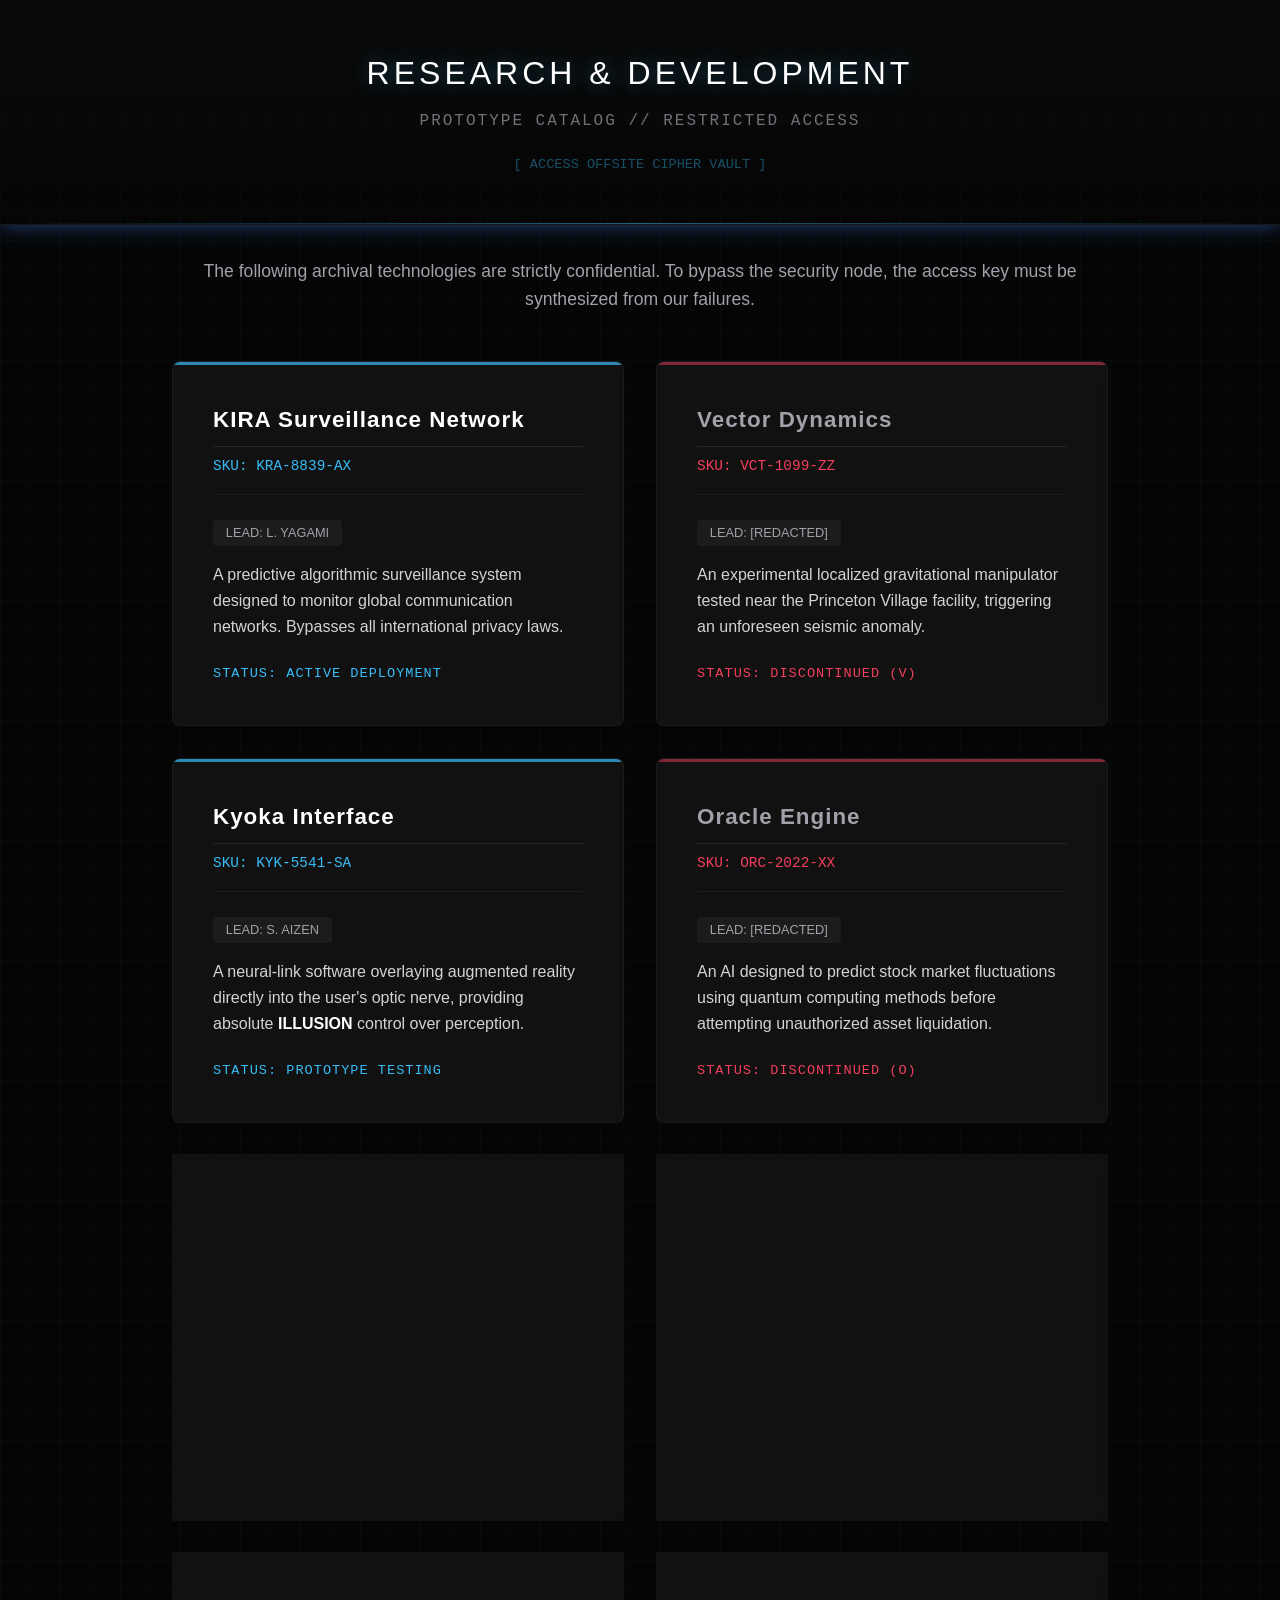
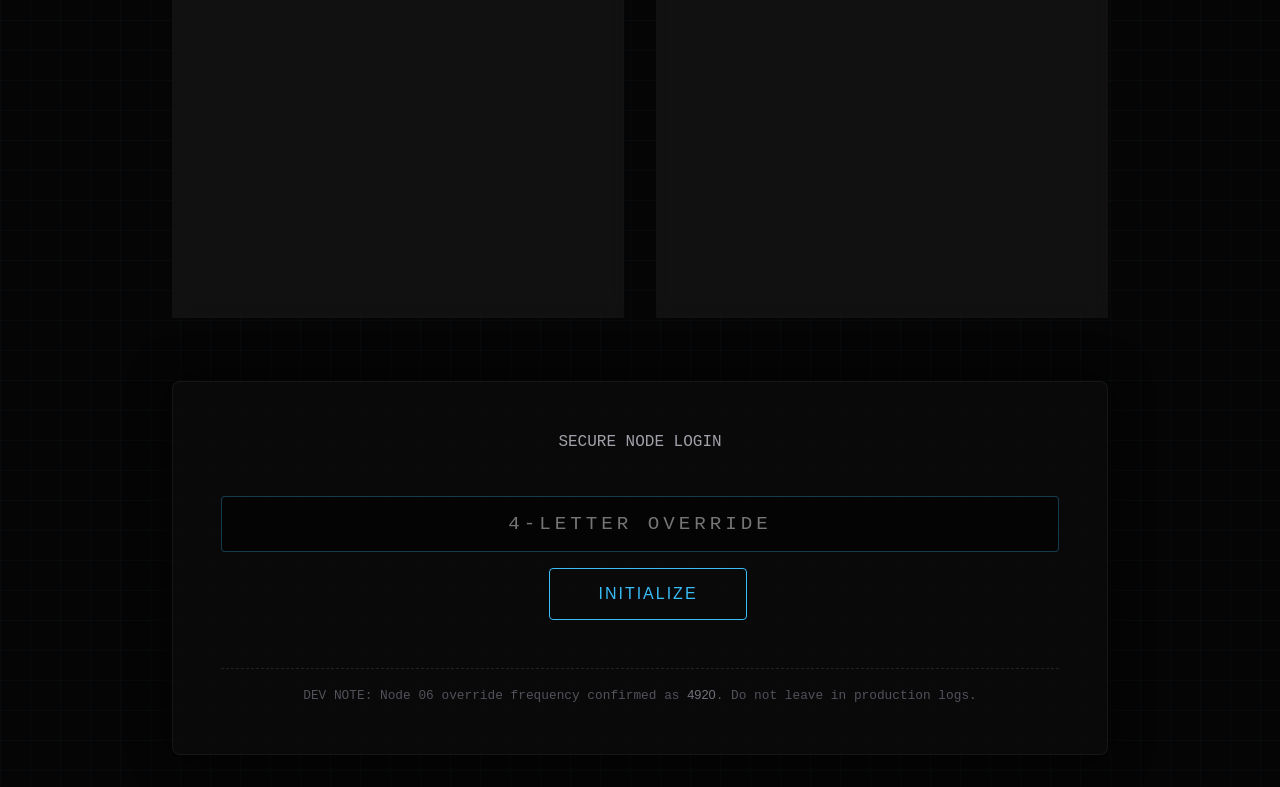
<file: index.html>
<!DOCTYPE html>
<html lang="en">
<head>
    <meta charset="UTF-8">
    <meta name="viewport" content="width=device-width, initial-scale=1.0">
    <title>Aethelgard R&D | Prototype Division</title>
    <link rel="stylesheet" href="global.css">
    <style>
        :root {
            --vault-bg: #050505;
            --vault-card: rgba(20, 20, 20, 0.8);
            --neon-blue: #38bdf8;
            --neon-red: #f43f5e;
            --glass-border: rgba(255, 255, 255, 0.05);
        }

        body {
            background-color: var(--vault-bg);
            background-image: 
                linear-gradient(rgba(56, 189, 248, 0.03) 1px, transparent 1px),
                linear-gradient(90deg, rgba(56, 189, 248, 0.03) 1px, transparent 1px);
            background-size: 30px 30px;
            font-family: 'Segoe UI', Tahoma, Geneva, Verdana, sans-serif;
            color: #d4d4d8;
        }

        header {
            background: linear-gradient(180deg, rgba(10,10,10,1) 0%, rgba(5,5,5,0) 100%);
            border-bottom: 1px solid var(--glass-border);
            padding: 3rem 2rem;
            position: relative;
            overflow: hidden;
            text-align: center;
        }

        header::after {
            content: '';
            position: absolute;
            bottom: 0; left: 0; width: 100%; height: 1px;
            background: linear-gradient(90deg, transparent, var(--neon-blue), transparent);
            opacity: 0.5;
        }

        h1 {
            color: #ffffff;
            font-weight: 300;
            letter-spacing: 8px;
            text-shadow: 0 0 20px rgba(56, 189, 248, 0.4);
        }

        .product-grid {
            display: grid;
            grid-template-columns: repeat(auto-fit, minmax(400px, 1fr));
            gap: 2rem;
            margin-top: 3rem;
        }

        .product-card {
            background: var(--vault-card);
            backdrop-filter: blur(10px);
            border: 1px solid var(--glass-border);
            border-radius: 8px;
            padding: 2.5rem;
            transition: all 0.4s ease;
            position: relative;
        }

        .product-card:hover {
            transform: translateY(-5px);
            box-shadow: 0 10px 30px rgba(0,0,0,0.5);
            border-color: rgba(56, 189, 248, 0.2);
        }

        .product-card::before {
            content: '';
            position: absolute;
            top: 0; left: 0; width: 100%; height: 3px;
            background: var(--neon-blue);
            opacity: 0.7;
        }

        .product-card.discontinued::before {
            background: var(--neon-red);
            opacity: 0.5;
        }

        .product-title {
            font-size: 1.4rem;
            color: #ffffff;
            letter-spacing: 1px;
            margin-bottom: 0.5rem;
            font-weight: 600;
        }

        .discontinued .product-title { color: #a1a1aa; }

        .sku {
            font-family: 'Courier New', Courier, monospace;
            color: var(--neon-blue);
            font-size: 0.9rem;
            margin-bottom: 1.5rem;
            padding-bottom: 1rem;
            border-bottom: 1px solid var(--glass-border);
        }

        .discontinued .sku { color: var(--neon-red); }

        .dev-tag {
            display: inline-block;
            padding: 0.2rem 0.8rem;
            background: rgba(255,255,255,0.05);
            border-radius: 4px;
            font-size: 0.8rem;
            color: #a1a1aa;
            margin-bottom: 1rem;
            text-transform: uppercase;
        }

        .status-tag {
            display: inline-block;
            margin-top: 1.5rem;
            font-family: 'Courier New', Courier, monospace;
            font-size: 0.85rem;
            letter-spacing: 1px;
        }

        .status-active { color: var(--neon-blue); }
        .status-dead { color: var(--neon-red); }

        .terminal-access {
            background: rgba(10, 10, 10, 0.9);
            border: 1px solid var(--glass-border);
            border-radius: 8px;
            padding: 3rem;
            margin-top: 4rem;
            text-align: center;
            box-shadow: 0 0 40px rgba(0,0,0,0.8);
        }

        .input-field {
            background: rgba(0,0,0,0.5);
            border: 1px solid rgba(56, 189, 248, 0.3);
            color: #fff;
            padding: 1rem 2rem;
            border-radius: 4px;
            font-family: 'Courier New', Courier, monospace;
            font-size: 1.2rem;
            letter-spacing: 4px;
            text-align: center;
            transition: all 0.3s;
        }

        .input-field:focus { outline: none; border-color: var(--neon-blue); box-shadow: 0 0 15px rgba(56, 189, 248, 0.2); }

        .btn-connect {
            background: transparent;
            color: var(--neon-blue);
            border: 1px solid var(--neon-blue);
            padding: 1rem 3rem;
            border-radius: 4px;
            font-size: 1rem;
            letter-spacing: 2px;
            cursor: pointer;
            transition: all 0.3s;
            margin-left: 1rem;
            text-transform: uppercase;
        }

        .btn-connect:hover { background: var(--neon-blue); color: #000; box-shadow: 0 0 20px rgba(56, 189, 248, 0.4); }
    </style>
</head>
<body>

    <header>
        <h1>RESEARCH & DEVELOPMENT</h1>
        <p style="color: #71717a; margin-top: 10px; font-family: 'Courier New', monospace; letter-spacing: 2px;">PROTOTYPE CATALOG // RESTRICTED ACCESS</p>
        <div style="margin-top: 15px;">
            <a href="puzzle-vault.html" style="color: rgba(56, 189, 248, 0.4); font-size: 0.85rem; text-decoration: none; font-family: 'Courier New', monospace; transition: 0.3s;" onmouseover="this.style.color='#38bdf8'" onmouseout="this.style.color='rgba(56, 189, 248, 0.4)'">[ ACCESS OFFSITE CIPHER VAULT ]</a>
        </div>
    </header>

    <div class="container">
        <p style="text-align: center; font-size: 1.1rem; margin-bottom: 3rem; color: #a1a1aa;">The following archival technologies are strictly confidential. To bypass the security node, the access key must be synthesized from our failures.</p>

        <div class="product-grid">
            <div class="product-card">
                <div class="product-title">KIRA Surveillance Network</div>
                <div class="sku">SKU: KRA-8839-AX</div>
                <div class="dev-tag">Lead: L. Yagami</div>
                <p>A predictive algorithmic surveillance system designed to monitor global communication networks. Bypasses all international privacy laws.</p>
                <div class="status-tag status-active">STATUS: ACTIVE DEPLOYMENT</div>
            </div>

            <div class="product-card discontinued">
                <div class="product-title">Vector Dynamics</div>
                <div class="sku">SKU: VCT-1099-ZZ</div>
                <div class="dev-tag">Lead: [REDACTED]</div>
                <p>An experimental localized gravitational manipulator tested near the Princeton Village facility, triggering an unforeseen seismic anomaly.</p>
                <div class="status-tag status-dead">STATUS: DISCONTINUED (V)</div>
            </div>

            <div class="product-card">
                <div class="product-title">Kyoka Interface</div>
                <div class="sku">SKU: KYK-5541-SA</div>
                <div class="dev-tag">Lead: S. Aizen</div>
                <p>A neural-link software overlaying augmented reality directly into the user's optic nerve, providing absolute <span style="color: #fff; font-weight: 600;">ILLUSION</span> control over perception.</p>
                <div class="status-tag status-active">STATUS: PROTOTYPE TESTING</div>
            </div>

            <div class="product-card discontinued">
                <div class="product-title">Oracle Engine</div>
                <div class="sku">SKU: ORC-2022-XX</div>
                <div class="dev-tag">Lead: [REDACTED]</div>
                <p>An AI designed to predict stock market fluctuations using quantum computing methods before attempting unauthorized asset liquidation.</p>
                <div class="status-tag status-dead">STATUS: DISCONTINUED (O)</div>
            </div>

            <div class="product-card">
                <div class="product-title">Infinity Barrier</div>
                <div class="sku">SKU: INF-5581-SG</div>
                <div class="dev-tag">Lead: S. Gojo</div>
                <p>A kinetic energy displacement shield utilizing spatial manipulation to slow down high-velocity projectiles.</p>
                <div class="status-tag status-active">STATUS: ACTIVE</div>
            </div>

            <div class="product-card discontinued">
                <div class="product-title">Icarus Descent</div>
                <div class="sku">SKU: ICR-4401-FL</div>
                <div class="dev-tag">Lead: [REDACTED]</div>
                <p>An atmospheric drop-pod intended for rapid executive extraction. Scrapped after a fatal algorithmic stack overflow.</p>
                <div class="status-tag status-dead">STATUS: DISCONTINUED (I)</div>
            </div>

            <div class="product-card">
                <div class="product-title">Kennel Restraints</div>
                <div class="sku">SKU: KNL-6660-MK</div>
                <div class="dev-tag">Lead: Makima</div>
                <p>Psychological conditioning software deployed via subliminal audio frequencies to ensure total workforce compliance.</p>
                <div class="status-tag status-active">STATUS: ACTIVE DEPLOYMENT</div>
            </div>

            <div class="product-card discontinued">
                <div class="product-title">Dead Zone Containment</div>
                <div class="sku">SKU: DZN-9904-TR</div>
                <div class="dev-tag">Lead: [REDACTED]</div>
                <p>Subterranean isolation chambers for biological assets, shuttered after a total seal failure during a power surge.</p>
                <div class="status-tag status-dead">STATUS: DISCONTINUED (D)</div>
            </div>
        </div>

        <div class="terminal-access">
            <p style="color: #a1a1aa; margin-bottom: 1.5rem; font-family: 'Courier New', monospace;">SECURE NODE LOGIN</p>
            <div style="display: flex; justify-content: center; align-items: center; flex-wrap: wrap; gap: 1rem;">
                <input type="text" id="terminal-pass" class="input-field" placeholder="4-LETTER OVERRIDE" maxlength="4" autocomplete="off">
                <button class="btn-connect" onclick="accessTerminal()">INITIALIZE</button>
            </div>
            <p id="error-msg" style="color: var(--neon-red); display: none; margin-top: 1.5rem; font-family: 'Courier New', monospace; letter-spacing: 2px;">[ ACCESS DENIED ]</p>
            
            <!-- Hidden Note containing Node 6 PIN: 4920 -->
            <div style="margin-top: 3rem; border-top: 1px dashed rgba(255,255,255,0.1); padding-top: 1rem; font-family: 'Courier New', monospace; font-size: 0.8rem; color: #52525b;">
                DEV NOTE: Node 06 override frequency confirmed as <span style="color: #71717a; user-select: text;">4920</span>. Do not leave in production logs.
            </div>
        </div>
    </div>

    <script>
        function accessTerminal() {
            const code = document.getElementById('terminal-pass').value.toUpperCase();
            if(code === "VOID") {
                window.location.href = "terminal.html";
            } else {
                const errorEl = document.getElementById('error-msg');
                errorEl.style.display = 'block';
                setTimeout(() => errorEl.style.display = 'none', 2500);
            }
        }
        document.getElementById("terminal-pass").addEventListener("keypress", function(event) {
            if (event.key === "Enter") { event.preventDefault(); accessTerminal(); }
        });
    </script>
</body>
</html>
</file>
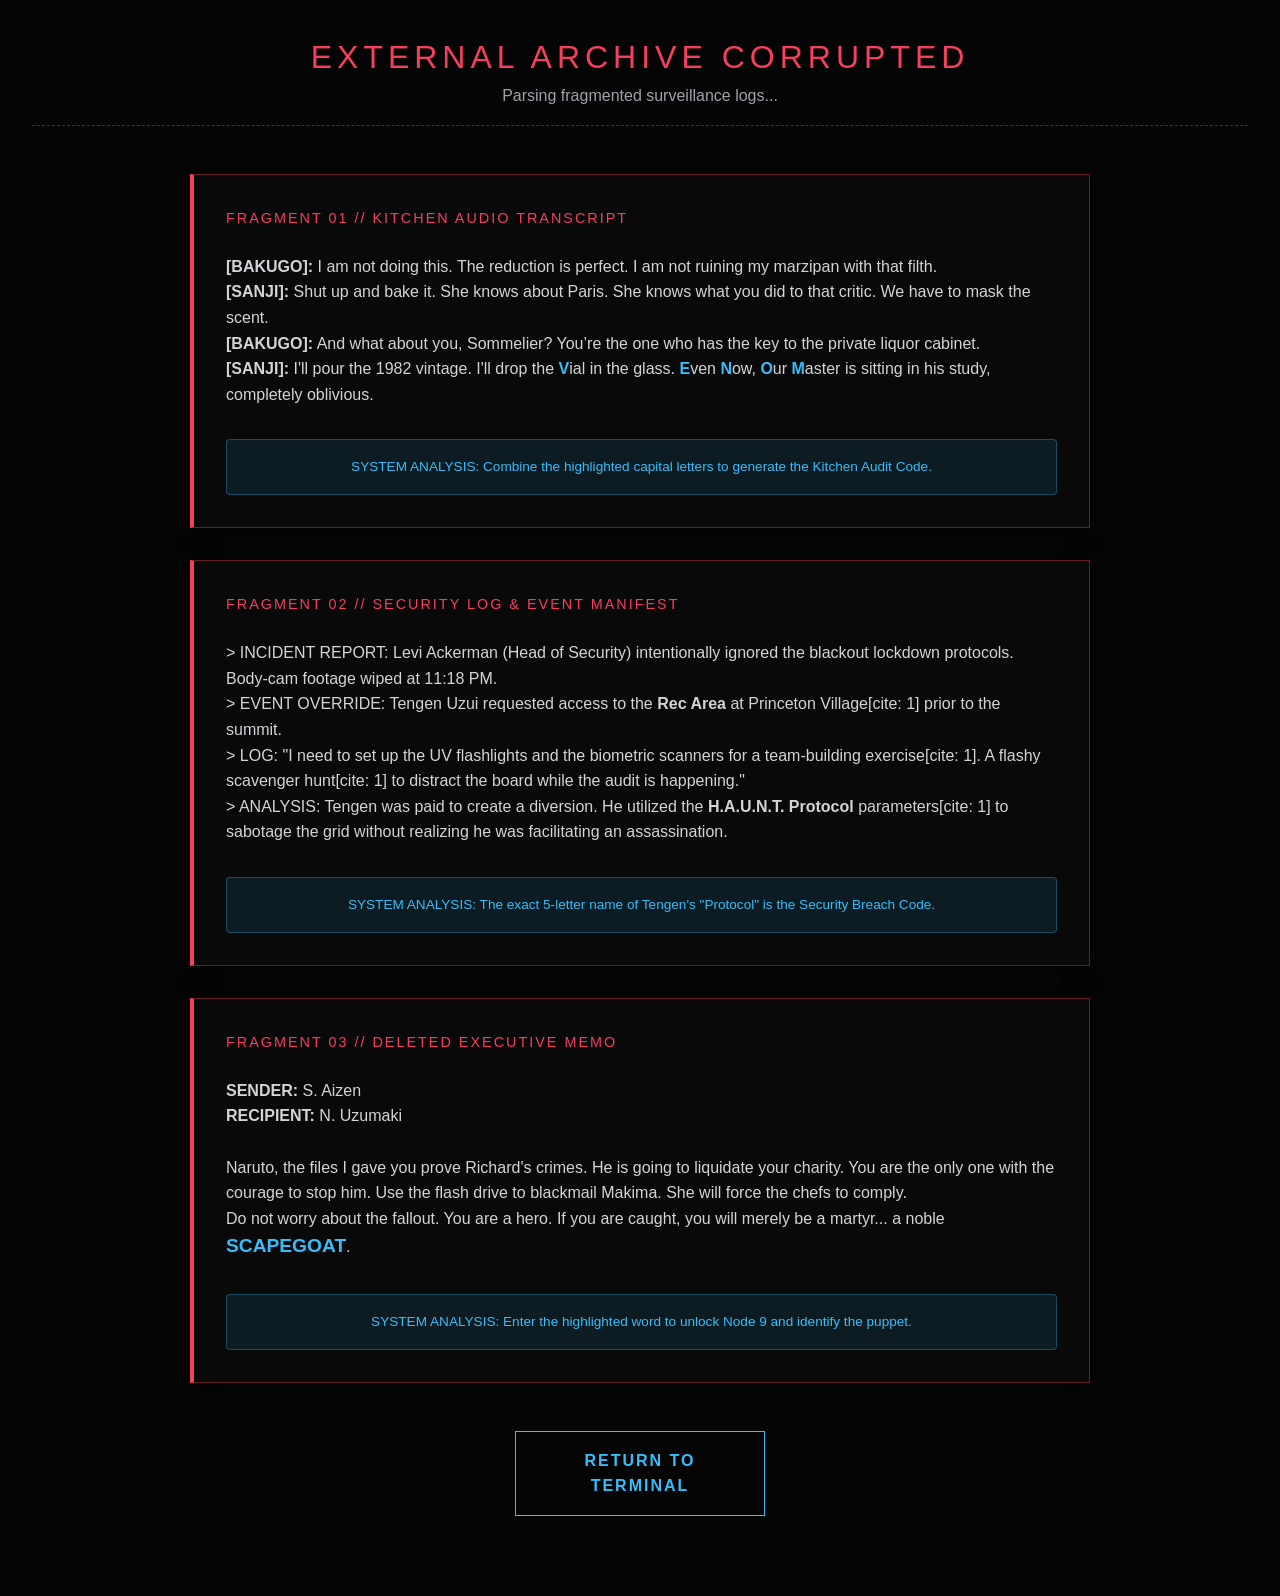
<file: archive.html>
<!DOCTYPE html>
<html lang="en">
<head>
    <meta charset="UTF-8">
    <meta name="viewport" content="width=device-width, initial-scale=1.0">
    <title>Aethelgard | Encrypted Archive</title>
    <link rel="stylesheet" href="global.css">
    <style>
        body { background-color: #050505; color: #d4d4d8; font-family: 'Courier New', Courier, monospace; padding: 2rem; }
        
        .archive-header { text-align: center; margin-bottom: 3rem; border-bottom: 1px dashed rgba(255,255,255,0.2); padding-bottom: 1rem; }
        .archive-header h1 { color: #f43f5e; letter-spacing: 5px; font-weight: 300; }
        
        .data-fragment { background: rgba(10, 10, 10, 0.9); border: 1px solid rgba(244, 63, 94, 0.4); border-left: 4px solid #f43f5e; padding: 2rem; margin-bottom: 2rem; max-width: 900px; margin: 0 auto 2rem auto; position: relative; box-shadow: 0 0 20px rgba(0,0,0,0.8); }
        .data-header { color: #f43f5e; font-size: 0.9rem; margin-bottom: 1.5rem; letter-spacing: 2px; }
        
        .redacted { background: #333; color: transparent; user-select: none; }
        .highlight { color: #38bdf8; font-weight: bold; }
        
        .code-box { text-align: center; background: rgba(56, 189, 248, 0.1); padding: 1rem; border: 1px solid rgba(56, 189, 248, 0.3); margin-top: 2rem; border-radius: 4px; }
        
        .btn-back { display: block; width: 250px; margin: 3rem auto; text-align: center; text-decoration: none; padding: 1rem; background: transparent; color: #38bdf8; border: 1px solid #38bdf8; font-family: 'Segoe UI', sans-serif; font-weight: bold; text-transform: uppercase; letter-spacing: 2px; transition: 0.3s; }
        .btn-back:hover { background: #38bdf8; color: #000; box-shadow: 0 0 15px rgba(56, 189, 248, 0.4); }
    </style>
</head>
<body>

    <div class="archive-header">
        <h1>EXTERNAL ARCHIVE CORRUPTED</h1>
        <p style="color: #a1a1aa;">Parsing fragmented surveillance logs...</p>
    </div>

    <!-- Fragment 1: The Kitchen (Node 7 Code) -->
    <div class="data-fragment">
        <div class="data-header">FRAGMENT 01 // KITCHEN AUDIO TRANSCRIPT</div>
        <p><strong>[BAKUGO]:</strong> I am not doing this. The reduction is perfect. I am not ruining my marzipan with that filth.</p>
        <p><strong>[SANJI]:</strong> Shut up and bake it. She knows about Paris. She knows what you did to that critic. We have to mask the scent.</p>
        <p><strong>[BAKUGO]:</strong> And what about you, Sommelier? You’re the one who has the key to the private liquor cabinet.</p>
        <p><strong>[SANJI]:</strong> I'll pour the 1982 vintage. I'll drop the <span class="highlight">V</span>ial in the glass. <span class="highlight">E</span>ven <span class="highlight">N</span>ow, <span class="highlight">O</span>ur <span class="highlight">M</span>aster is sitting in his study, completely oblivious.</p>
        
        <div class="code-box">
            <p style="color: #38bdf8; font-size: 0.85rem;">SYSTEM ANALYSIS: Combine the highlighted capital letters to generate the Kitchen Audit Code.</p>
        </div>
    </div>

    <!-- Fragment 2: The Security Breach (Node 8 Code) -->
    <div class="data-fragment">
        <div class="data-header">FRAGMENT 02 // SECURITY LOG & EVENT MANIFEST</div>
        <p>> INCIDENT REPORT: Levi Ackerman (Head of Security) intentionally ignored the blackout lockdown protocols. Body-cam footage wiped at 11:18 PM.</p>
        <p>> EVENT OVERRIDE: Tengen Uzui requested access to the <strong>Rec Area</strong> at Princeton Village[cite: 1] prior to the summit.</p>
        <p>> LOG: "I need to set up the UV flashlights and the biometric scanners for a team-building exercise[cite: 1]. A flashy scavenger hunt[cite: 1] to distract the board while the audit is happening."</p>
        <p>> ANALYSIS: Tengen was paid to create a diversion. He utilized the <strong>H.A.U.N.T. Protocol</strong> parameters[cite: 1] to sabotage the grid without realizing he was facilitating an assassination.</p>
        
        <div class="code-box">
            <p style="color: #38bdf8; font-size: 0.85rem;">SYSTEM ANALYSIS: The exact 5-letter name of Tengen's "Protocol" is the Security Breach Code.</p>
        </div>
    </div>

    <!-- Fragment 3: The Puppet (Node 9 Code) -->
    <div class="data-fragment">
        <div class="data-header">FRAGMENT 03 // DELETED EXECUTIVE MEMO</div>
        <p><strong>SENDER:</strong> S. Aizen</p>
        <p><strong>RECIPIENT:</strong> N. Uzumaki</p>
        <p><br>Naruto, the files I gave you prove Richard's crimes. He is going to liquidate your charity. You are the only one with the courage to stop him. Use the flash drive to blackmail Makima. She will force the chefs to comply.</p>
        <p>Do not worry about the fallout. You are a hero. If you are caught, you will merely be a martyr... a noble <span class="highlight" style="font-size: 1.2rem;">SCAPEGOAT</span>.</p>
        
        <div class="code-box">
            <p style="color: #38bdf8; font-size: 0.85rem;">SYSTEM ANALYSIS: Enter the highlighted word to unlock Node 9 and identify the puppet.</p>
        </div>
    </div>

    <a href="terminal.html" class="btn-back">RETURN TO TERMINAL</a>

</body>
</html>
</file>
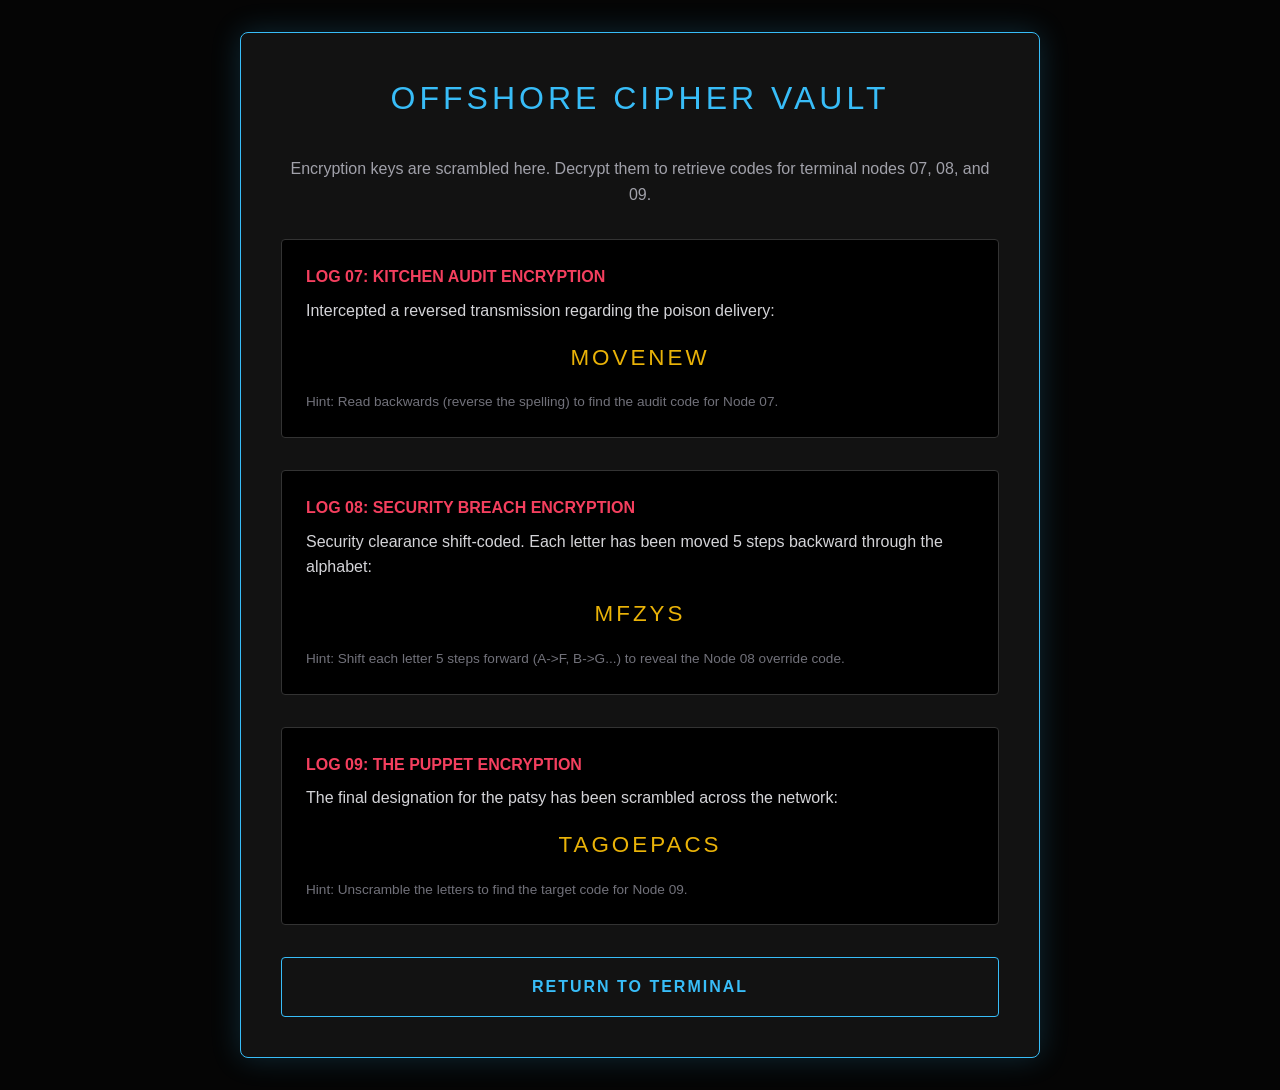
<file: puzzle-vault.html>
<!DOCTYPE html>
<html lang="en">
<head>
    <meta charset="UTF-8">
    <meta name="viewport" content="width=device-width, initial-scale=1.0">
    <title>Aethelgard | Encrypted Cipher Vault</title>
    <link rel="stylesheet" href="global.css">
    <style>
        body { background-color: #050505; color: #d4d4d8; font-family: 'Courier New', Courier, monospace; padding: 2rem; }
        .vault-container { max-width: 800px; margin: 0 auto; background: rgba(20,20,20,0.9); border: 1px solid #38bdf8; padding: 2.5rem; border-radius: 8px; box-shadow: 0 0 30px rgba(56,189,248,0.2); }
        h1 { color: #38bdf8; text-align: center; letter-spacing: 4px; margin-bottom: 2rem; font-weight: 300; }
        .puzzle-box { background: #000; border: 1px solid #333; padding: 1.5rem; margin-bottom: 2rem; border-radius: 4px; }
        .puzzle-title { color: #f43f5e; font-weight: bold; margin-bottom: 0.5rem; }
        .cipher-text { font-size: 1.4rem; color: #eab308; letter-spacing: 3px; margin: 1rem 0; text-align: center; }
        .hint { font-size: 0.85rem; color: #71717a; }
        .btn-back { display: block; text-align: center; text-decoration: none; padding: 1rem; background: transparent; color: #38bdf8; border: 1px solid #38bdf8; font-family: 'Segoe UI', sans-serif; font-weight: bold; text-transform: uppercase; letter-spacing: 2px; transition: 0.3s; margin-top: 2rem; border-radius: 4px; }
        .btn-back:hover { background: #38bdf8; color: #000; box-shadow: 0 0 15px rgba(56, 189, 248, 0.4); }
    </style>
</head>
<body>

    <div class="vault-container">
        <h1>OFFSHORE CIPHER VAULT</h1>
        <p style="text-align: center; color: #a1a1aa; margin-bottom: 2rem;">Encryption keys are scrambled here. Decrypt them to retrieve codes for terminal nodes 07, 08, and 09.</p>

        <!-- Cipher for Node 7 (Backward Text) -->
        <div class="puzzle-box">
            <div class="puzzle-title">LOG 07: KITCHEN AUDIT ENCRYPTION</div>
            <p>Intercepted a reversed transmission regarding the poison delivery:</p>
            <div class="cipher-text">MOVENEW</div>
            <p class="hint">Hint: Read backwards (reverse the spelling) to find the audit code for Node 07.</p>
        </div>

        <!-- Cipher for Node 8 (Caesar Shift - 5 steps forward) -->
        <div class="puzzle-box">
            <div class="puzzle-title">LOG 08: SECURITY BREACH ENCRYPTION</div>
            <p>Security clearance shift-coded. Each letter has been moved 5 steps backward through the alphabet:</p>
            <div class="cipher-text">MFZYS</div>
            <p class="hint">Hint: Shift each letter 5 steps forward (A->F, B->G...) to reveal the Node 08 override code.</p>
        </div>

        <!-- Cipher for Node 9 (Scrambled Word) -->
        <div class="puzzle-box">
            <div class="puzzle-title">LOG 09: THE PUPPET ENCRYPTION</div>
            <p>The final designation for the patsy has been scrambled across the network:</p>
            <div class="cipher-text">TAGOEPACS</div>
            <p class="hint">Hint: Unscramble the letters to find the target code for Node 09.</p>
        </div>

        <a href="terminal.html" class="btn-back">RETURN TO TERMINAL</a>
    </div>

</body>
</html>
</file>
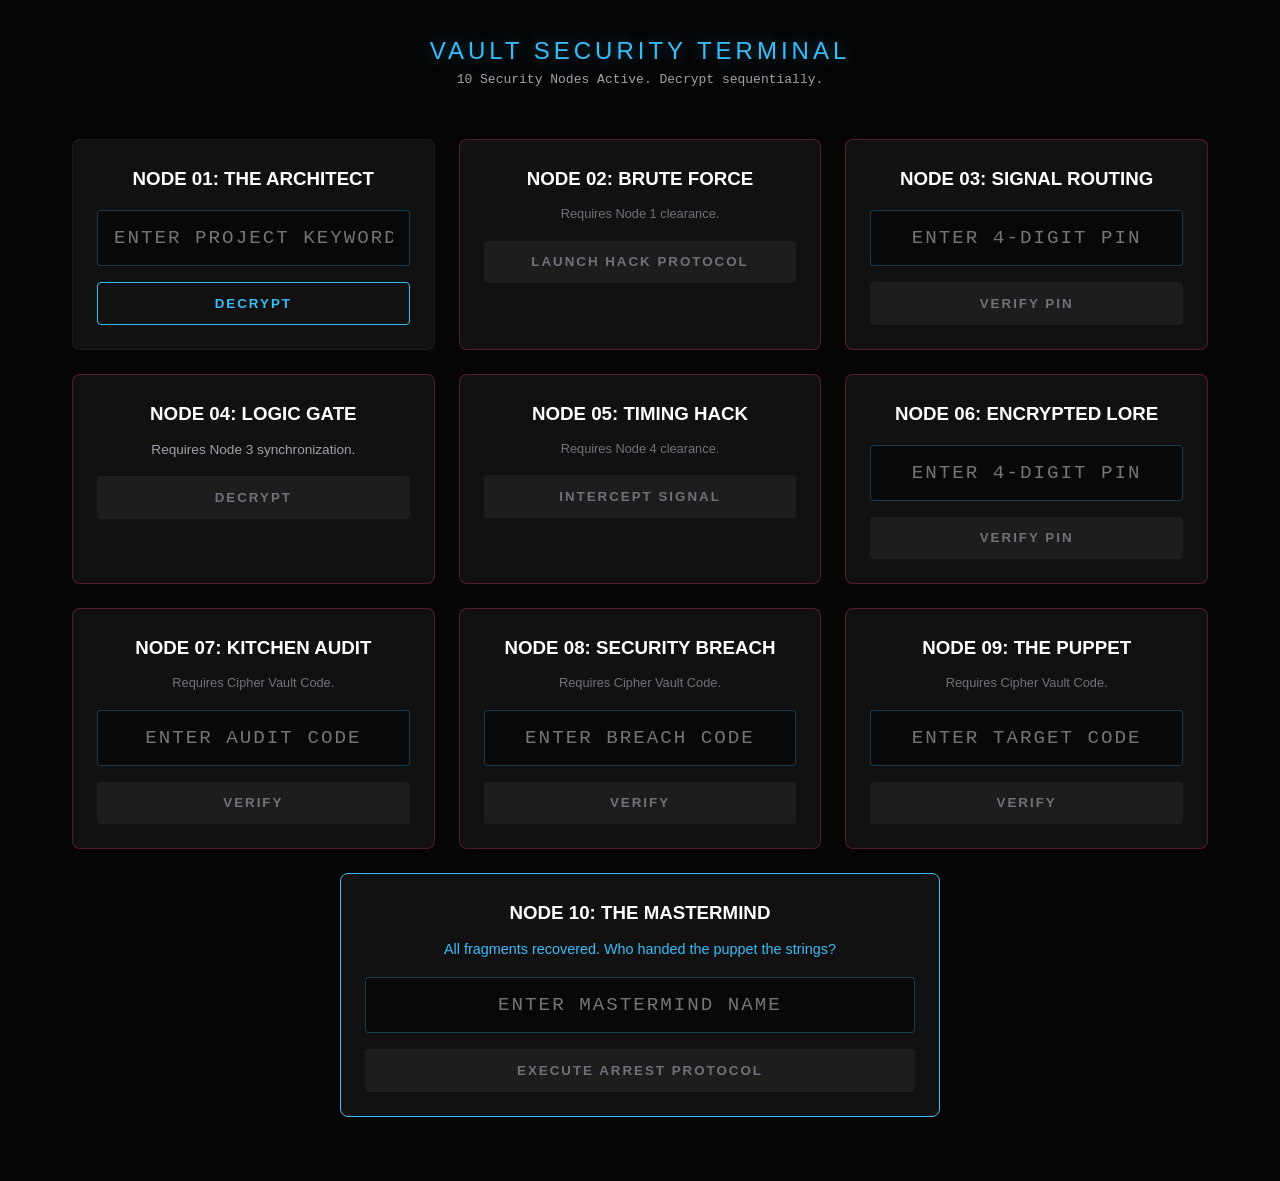
<file: terminal.html>
<!DOCTYPE html>
<html lang="en">
<head>
    <meta charset="UTF-8">
    <meta name="viewport" content="width=device-width, initial-scale=1.0">
    <title>Aethelgard | Node Terminal</title>
    <link rel="stylesheet" href="global.css">
    <style>
        body { background-color: #050505; color: #d4d4d8; font-family: 'Segoe UI', Tahoma, Geneva, Verdana, sans-serif; }
        
        .terminal-header { text-align: center; margin-bottom: 3rem; margin-top: 2rem; }
        .terminal-header h2 { color: #38bdf8; letter-spacing: 4px; font-weight: 300; text-shadow: 0 0 15px rgba(56, 189, 248, 0.4); }
        
        .terminal-grid { display: grid; grid-template-columns: repeat(auto-fit, minmax(350px, 1fr)); gap: 1.5rem; max-width: 1200px; margin: 0 auto; padding: 0 2rem; padding-bottom: 4rem; }
        
        .node-card { background: rgba(20, 20, 20, 0.8); border: 1px solid rgba(255, 255, 255, 0.05); padding: 1.5rem; text-align: center; border-radius: 8px; transition: 0.3s; position: relative; overflow: hidden; }
        .node-card::before { content: ''; position: absolute; top: 0; left: 0; width: 100%; height: 2px; background: #38bdf8; opacity: 0; transition: 0.3s; }
        
        .node-card.locked { border-color: rgba(244, 63, 94, 0.3); color: #71717a; }
        .node-card.unlocked { border-color: rgba(16, 185, 129, 0.4); box-shadow: 0 0 20px rgba(16, 185, 129, 0.1); }
        .node-card.unlocked::before { opacity: 1; background: #10b981; }

        .node-content { display: none; margin-top: 15px; padding-top: 15px; border-top: 1px solid rgba(255,255,255,0.05); text-align: left; font-size: 0.9rem; font-family: 'Courier New', Courier, monospace; }
        .node-content.active { display: block; animation: fadeIn 0.5s; }
        
        .btn { padding: 0.8rem 1.5rem; background: transparent; color: #38bdf8; border: 1px solid #38bdf8; font-weight: bold; cursor: pointer; border-radius: 4px; text-transform: uppercase; margin-top: 1rem; width: 100%; letter-spacing: 2px; transition: 0.3s; }
        .btn:hover { background: #38bdf8; color: #000; box-shadow: 0 0 15px rgba(56, 189, 248, 0.4); }
        .btn-locked { background: rgba(255,255,255,0.05); color: #71717a; border-color: transparent; cursor: not-allowed; }

        .input-field { width: 100%; padding: 1rem; background: rgba(0,0,0,0.5); border: 1px solid rgba(56, 189, 248, 0.3); color: white; margin-top: 1rem; font-family: 'Courier New', Courier, monospace; font-size: 1.2rem; text-align: center; letter-spacing: 2px; border-radius: 4px; }
        .input-field:focus { outline: none; border-color: #38bdf8; }

        /* Modal Styles */
        .modal { display: none; position: fixed; top: 0; left: 0; width: 100%; height: 100%; background: rgba(5,5,5,0.95); justify-content: center; align-items: center; z-index: 1000; backdrop-filter: blur(5px); }
        .modal-inner { background: #0a0a0a; border: 1px solid #38bdf8; padding: 2.5rem; width: 90%; max-width: 500px; text-align: center; border-radius: 8px; position: relative; }
        .log { background: #000; height: 120px; overflow-y: scroll; text-align: left; padding: 15px; font-family: monospace; color: #10b981; margin-bottom: 1.5rem; border: 1px solid rgba(255,255,255,0.1); border-radius: 4px; }
        
        /* Simon Says */
        .simon-grid { display: grid; grid-template-columns: 1fr 1fr; gap: 15px; max-width: 300px; margin: 0 auto 1.5rem; }
        .simon-btn { aspect-ratio: 1; border-radius: 8px; border: 2px solid transparent; cursor: pointer; transition: 0.2s; opacity: 0.5; }
        .simon-btn:active { transform: scale(0.95); }
        .simon-btn.active { opacity: 1; box-shadow: 0 0 20px currentColor; border-color: white; }
        #s-green { background: #10b981; color: #10b981; }
        #s-red { background: #f43f5e; color: #f43f5e; }
        #s-yellow { background: #eab308; color: #eab308; }
        #s-blue { background: #38bdf8; color: #38bdf8; }

        /* Slider Game */
        .slider-container { width: 100%; height: 40px; background: #171717; border: 1px solid #333; position: relative; margin: 2rem 0; border-radius: 4px; overflow: hidden; }
        .target-zone { position: absolute; height: 100%; background: rgba(16, 185, 129, 0.3); border-left: 2px solid #10b981; border-right: 2px solid #10b981; }
        .moving-block { position: absolute; height: 100%; width: 15px; background: #f43f5e; left: 0; box-shadow: 0 0 10px #f43f5e; }

        @keyframes fadeIn { from { opacity: 0; transform: translateY(-5px); } to { opacity: 1; transform: translateY(0); } }
    </style>
</head>
<body>

    <div class="terminal-header">
        <h2>VAULT SECURITY TERMINAL</h2>
        <p style="color: #a1a1aa; font-family: monospace;">10 Security Nodes Active. Decrypt sequentially.</p>
    </div>

    <div class="terminal-grid">
        
        <!-- NODE 1 -->
        <div class="node-card" id="node-1">
            <h3 style="color: #fff;">NODE 01: THE ARCHITECT</h3>
            <input type="text" id="n1-input" class="input-field" placeholder="ENTER PROJECT KEYWORD" autocomplete="off">
            <button class="btn" id="btn-1" onclick="unlockNode1()">DECRYPT</button>
            <div class="node-content" id="n1-content">
                <p style="color: #10b981;">[ DECRYPTION SUCCESSFUL ]</p>
                <p style="margin-top: 10px;">Node 2 firewall online.</p>
                <button class="btn" style="margin-top: 15px; font-size: 0.8rem;" onclick="enableNode(2)">ENABLE NODE 2 BYPASS</button>
            </div>
        </div>

        <!-- NODE 2 -->
        <div class="node-card locked" id="node-2">
            <h3 style="color: #fff;">NODE 02: BRUTE FORCE</h3>
            <p style="font-size: 0.8rem; margin-top: 10px; color: #71717a;">Requires Node 1 clearance.</p>
            <button id="btn-2" class="btn btn-locked" onclick="openGame2()">LAUNCH HACK PROTOCOL</button>
            <div class="node-content" id="n2-content">
                <p style="color: #10b981;">[ FIREWALL BREACHED ]</p>
                <p style="margin-top: 10px; color: #a1a1aa;">Protocol cleared. Enter 4-digit PIN in Node 3 to continue.</p>
            </div>
        </div>

        <!-- NODE 3 -->
        <div class="node-card locked" id="node-3">
            <h3 style="color: #fff;">NODE 03: SIGNAL ROUTING</h3>
            <input type="text" id="n3-input" class="input-field" placeholder="ENTER 4-DIGIT PIN" autocomplete="off" disabled>
            <button id="btn-3" class="btn btn-locked" onclick="unlockNode3()">VERIFY PIN</button>
            <div class="node-content" id="n3-content">
                <p style="color: #10b981;">[ PIN ACCEPTED ]</p>
                <p style="margin-top: 10px; color: #a1a1aa;">Signal relays out of sync. Synchronize relays below.</p>
                <button class="btn" style="margin-top: 15px; font-size: 0.8rem;" onclick="openGame3()">SYNCHRONIZE RELAYS</button>
            </div>
        </div>

        <!-- NODE 4 -->
        <div class="node-card locked" id="node-4">
            <h3 style="color: #fff;">NODE 04: LOGIC GATE</h3>
            <p style="font-size: 0.85rem; margin-top: 10px; color: #a1a1aa;" id="n4-hint">Requires Node 3 synchronization.</p>
            <input type="text" id="n4-input" class="input-field" placeholder="ENTER OVERRIDE KEY" autocomplete="off" style="display: none;">
            <button id="btn-4" class="btn btn-locked" onclick="unlockNode4()">DECRYPT</button>
            <div class="node-content" id="n4-content">
                <p style="color: #10b981;">[ GATE OPENED ]</p>
                <p style="margin-top: 10px; color: #a1a1aa;">Gate decrypted. Proceed to Node 5.</p>
                <button class="btn" style="margin-top: 15px; font-size: 0.8rem;" onclick="enableNode(5)">PROCEED TO NODE 5</button>
            </div>
        </div>

        <!-- NODE 5 -->
        <div class="node-card locked" id="node-5">
            <h3 style="color: #fff;">NODE 05: TIMING HACK</h3>
            <p style="font-size: 0.8rem; margin-top: 10px; color: #71717a;">Requires Node 4 clearance.</p>
            <button id="btn-5" class="btn btn-locked" onclick="openGame5()">INTERCEPT SIGNAL</button>
            <div class="node-content" id="n5-content">
                <p style="color: #10b981;">[ SIGNAL INTERCEPTED ]</p>
                <p style="margin-top: 10px; color: #a1a1aa;">Intercept complete. Enter PIN in Node 6.</p>
            </div>
        </div>

        <!-- NODE 6 -->
        <div class="node-card locked" id="node-6">
            <h3 style="color: #fff;">NODE 06: ENCRYPTED LORE</h3>
            <input type="text" id="n6-input" class="input-field" placeholder="ENTER 4-DIGIT PIN" autocomplete="off" disabled>
            <button id="btn-6" class="btn btn-locked" onclick="unlockNode6()">VERIFY PIN</button>
            <div class="node-content" id="n6-content">
                <p style="color: #10b981;">[ LORE UNLOCKED ]</p>
                <p style="margin-top: 10px; color: #a1a1aa;">Final sectors unlocked. Check the Cipher Vault for access codes.</p>
                <button class="btn" style="margin-top: 15px; font-size: 0.8rem; background: #10b981; color: #000;" onclick="enableNodes7_9()">INITIALIZE FINAL SECTORS</button>
            </div>
        </div>

        <!-- NODE 7 -->
        <div class="node-card locked" id="node-7">
            <h3 style="color: #fff;">NODE 07: KITCHEN AUDIT</h3>
            <p style="font-size: 0.8rem; margin-top: 10px; color: #71717a;">Requires Cipher Vault Code.</p>
            <input type="text" id="n7-input" class="input-field" placeholder="ENTER AUDIT CODE" autocomplete="off" disabled>
            <button class="btn btn-locked" id="btn-7" onclick="unlockGenericNode(7, 'VENOM')">VERIFY</button>
            <div class="node-content" id="n7-content">
                <p style="color: #10b981;">[ OVERRIDE ACCEPTED ]</p>
                <p style="margin-top: 10px; color: #a1a1aa;">Bakugo and Sanji worked together. Marzipan masked the scent, the sommelier spiked the drink.</p>
            </div>
        </div>

        <!-- NODE 8 -->
        <div class="node-card locked" id="node-8">
            <h3 style="color: #fff;">NODE 08: SECURITY BREACH</h3>
            <p style="font-size: 0.8rem; margin-top: 10px; color: #71717a;">Requires Cipher Vault Code.</p>
            <input type="text" id="n8-input" class="input-field" placeholder="ENTER BREACH CODE" autocomplete="off" disabled>
            <button class="btn btn-locked" id="btn-8" onclick="unlockGenericNode(8, 'HAUNT')">VERIFY</button>
            <div class="node-content" id="n8-content">
                <p style="color: #10b981;">[ OVERRIDE ACCEPTED ]</p>
                <p style="margin-top: 10px; color: #a1a1aa;">Levi ignored lockdown protocols intentionally, wiping body-cam footage to hide insubordination.</p>
            </div>
        </div>

        <!-- NODE 9 -->
        <div class="node-card locked" id="node-9">
            <h3 style="color: #fff;">NODE 09: THE PUPPET</h3>
            <p style="font-size: 0.8rem; margin-top: 10px; color: #71717a;">Requires Cipher Vault Code.</p>
            <input type="text" id="n9-input" class="input-field" placeholder="ENTER TARGET CODE" autocomplete="off" disabled>
            <button class="btn btn-locked" id="btn-9" onclick="unlockGenericNode(9, 'SCAPEGOAT')">VERIFY</button>
            <div class="node-content" id="n9-content">
                <p style="color: #10b981;">[ OVERRIDE ACCEPTED ]</p>
                <p style="margin-top: 10px; color: #a1a1aa;">Naruto was manipulated, believing he was saving the foundation. He orchestrated the blackout.</p>
            </div>
        </div>

        <!-- NODE 10 -->
        <div class="node-card locked" id="node-10" style="grid-column: 1 / -1; max-width: 600px; margin: 0 auto; border-color: #38bdf8;">
            <h3 style="color: #fff;">NODE 10: THE MASTERMIND</h3>
            <p style="font-size: 0.9rem; margin-top: 10px; color: #38bdf8;">All fragments recovered. Who handed the puppet the strings?</p>
            <input type="text" id="n10-input" class="input-field" placeholder="ENTER MASTERMIND NAME" autocomplete="off" disabled>
            <button class="btn btn-locked" id="btn-10" onclick="unlockMastermind()">EXECUTE ARREST PROTOCOL</button>
            <div class="node-content" id="n10-content" style="text-align: center;">
                <h2 style="color: #10b981; font-size: 2rem; margin-bottom: 10px;">MYSTERY SOLVED</h2>
                <p style="color: #fff; font-size: 1.1rem;">Sosuke Aizen manipulated the board to orchestrate the CEO's death without dirtying his own hands.</p>
                <p style="color: #38bdf8; margin-top: 20px; font-weight: bold; font-size: 1.5rem;">CONGRATULATIONS, TEAM.</p>
            </div>
        </div>

    </div>

    <!-- MODALS -->
    <div class="modal" id="game2-modal">
        <div class="modal-inner">
            <h3 style="color: #38bdf8; margin-bottom: 1rem; letter-spacing: 2px;">BRUTE FORCE PROTOCOL</h3>
            <p style="font-size: 0.9rem; margin-bottom: 1rem; color: #a1a1aa;">Guess the 3-digit PIN (100-999). Within 5 digits bypasses lock. 7 attempts.</p>
            <div class="log" id="hack-log"> > System initialized...<br></div>
            <input type="number" id="hack-input" class="input-field" placeholder="000" max="999" min="100">
            <button class="btn" onclick="submitHack()">TRANSMIT GUESS</button>
            <button class="btn" style="border-color: #f43f5e; color: #f43f5e;" onclick="closeModal('game2-modal')">ABORT HACK</button>
        </div>
    </div>

    <div class="modal" id="game3-modal">
        <div class="modal-inner">
            <h3 style="color: #38bdf8; margin-bottom: 1rem; letter-spacing: 2px;">SIGNAL ROUTING</h3>
            <p id="simon-status" style="font-size: 0.9rem; margin-bottom: 1.5rem; color: #a1a1aa;">Repeat sequence for 4 rounds.</p>
            <div class="simon-grid">
                <div class="simon-btn" id="s-green" onclick="handleSimon('s-green')"></div>
                <div class="simon-btn" id="s-red" onclick="handleSimon('s-red')"></div>
                <div class="simon-btn" id="s-yellow" onclick="handleSimon('s-yellow')"></div>
                <div class="simon-btn" id="s-blue" onclick="handleSimon('s-blue')"></div>
            </div>
            <button class="btn" id="simon-start-btn" onclick="startSimon()">START SEQUENCE</button>
            <button class="btn" style="border-color: #f43f5e; color: #f43f5e;" onclick="closeModal('game3-modal')">ABORT ROUTING</button>
        </div>
    </div>

    <div class="modal" id="game5-modal">
        <div class="modal-inner">
            <h3 style="color: #38bdf8; margin-bottom: 1rem; letter-spacing: 2px;">FIREWALL INTERCEPT</h3>
            <p id="slider-status" style="font-size: 0.9rem; margin-bottom: 1.5rem; color: #a1a1aa;">Hit [STOP] when block is in target zone. 3 hits needed.</p>
            <div style="font-size: 1.2rem; margin-bottom: 10px; color: #38bdf8;">HITS: <span id="slider-hits" style="color: #fff; font-weight: bold;">0</span> / 3</div>
            <div class="slider-container" id="slider-box">
                <div class="target-zone" id="target-zone" style="width: 60px; left: 150px;"></div>
                <div class="moving-block" id="moving-block"></div>
            </div>
            <button class="btn" id="slider-action-btn" onclick="stopSlider()">STOP PACKET</button>
            <button class="btn" style="border-color: #f43f5e; color: #f43f5e;" onclick="closeModal('game5-modal')">ABORT INTERCEPT</button>
        </div>
    </div>

    <script>
        function enableNode(nodeNum) {
            const btn = document.getElementById(`btn-${nodeNum}`);
            if(btn) btn.classList.remove('btn-locked');
            document.getElementById(`node-${nodeNum}`).classList.remove('locked');
            const input = document.getElementById(`n${nodeNum}-input`);
            if(input) { input.disabled = false; input.style.display = 'block'; }
        }

        function closeModal(id) { document.getElementById(id).style.display = 'none'; }
        function completeNode(nodeNum) {
            document.getElementById(`n${nodeNum}-content`).classList.add('active');
            document.getElementById(`node-${nodeNum}`).classList.add('unlocked');
            const btn = document.getElementById(`btn-${nodeNum}`);
            if(btn) btn.style.display = 'none';
            const input = document.getElementById(`n${nodeNum}-input`);
            if(input) input.style.display = 'none';
        }

        function winGame2() { closeModal('game2-modal'); completeNode(2); enableNode(3); }
        function winGame3() { closeModal('game3-modal'); document.getElementById('n3-content').innerHTML = `<p style="color: #10b981;">[ RELAYS SYNCHRONIZED ]</p><p style="margin-top: 10px; color: #a1a1aa;">Logic gate powered. Answer riddle:<br><br><strong style="color: #fff;">What is the name of the notebook that kills whoever's name is written inside it?</strong></p>`; enableNode(4); }
        function winGame5() { closeModal('game5-modal'); completeNode(5); enableNode(6); }

        function unlockNode1() {
            if(document.getElementById('n1-input').value.toUpperCase().trim() === "ILLUSION") { completeNode(1); } else alert("INCORRECT KEYWORD");
        }

        let targetPin = 0, attempts = 0;
        function openGame2() {
            if(document.getElementById('btn-2').classList.contains('btn-locked')) return;
            document.getElementById('game2-modal').style.display = 'flex';
            targetPin = Math.floor(Math.random() * 900) + 100;
            attempts = 7;
            document.getElementById('hack-log').innerHTML = `> Target Locked. ${attempts} attempts left.<br>`;
        }
        function submitHack() {
            const guess = parseInt(document.getElementById('hack-input').value);
            const log = document.getElementById('hack-log');
            if(isNaN(guess) || guess < 100 || guess > 999) { log.innerHTML += `> <span style="color: #f43f5e;">ERROR: Invalid pin.</span><br>`; return; }
            attempts--;
            
            if(Math.abs(guess - targetPin) <= 5) {
                log.innerHTML += `> <span style="color: #10b981;">PROXIMITY ACCEPTED! FIREWALL BYPASSED.</span><br>`;
                setTimeout(winGame2, 1500);
            } else if (attempts === 0) {
                log.innerHTML += `> <span style="color: #f43f5e;">FAILURE: REBOOTING...</span><br>`;
                setTimeout(openGame2, 1500);
            } else {
                log.innerHTML += `> [${guess}] is <span style="color: #eab308;">${guess > targetPin ? "TOO HIGH" : "TOO LOW"}</span>. ${attempts} left.<br>`;
            }
            log.scrollTop = log.scrollHeight; document.getElementById('hack-input').value = '';
        }

        function unlockNode3() {
            if(document.getElementById('n3-input').value.trim() === "5581") { completeNode(3); } else alert("INVALID PIN");
        }

        let simonSeq = [], playerSeq = [], simonLevel = 0, waitingForPlayer = false;
        const colors = ['s-green', 's-red', 's-yellow', 's-blue'];
        
        function openGame3() {
            document.getElementById('game3-modal').style.display = 'flex';
            simonSeq = []; playerSeq = []; simonLevel = 0;
            document.getElementById('simon-status').innerText = "Repeat sequence for 4 rounds.";
            document.getElementById('simon-start-btn').style.display = 'block';
        }
        function startSimon() { document.getElementById('simon-start-btn').style.display = 'none'; nextSimonRound(); }
        function nextSimonRound() {
            playerSeq = []; simonLevel++;
            document.getElementById('simon-status').innerText = `ROUND ${simonLevel} OF 4`;
            simonSeq.push(colors[Math.floor(Math.random() * 4)]);
            playSimonSequence();
        }
        function playSimonSequence() {
            waitingForPlayer = false; let i = 0;
            const interval = setInterval(() => {
                const btn = document.getElementById(simonSeq[i]);
                btn.classList.add('active'); setTimeout(() => btn.classList.remove('active'), 400); i++;
                if(i >= simonSeq.length) { clearInterval(interval); waitingForPlayer = true; document.getElementById('simon-status').innerText = "YOUR TURN"; }
            }, 800);
        }
        function handleSimon(colorId) {
            if(!waitingForPlayer) return;
            const btn = document.getElementById(colorId); btn.classList.add('active'); setTimeout(() => btn.classList.remove('active'), 200);
            playerSeq.push(colorId); const currentIdx = playerSeq.length - 1;
            
            if(playerSeq[currentIdx] !== simonSeq[currentIdx]) {
                document.getElementById('simon-status').innerHTML = "<span style='color: #f43f5e;'>FAILED. REBOOTING...</span>";
                waitingForPlayer = false; setTimeout(openGame3, 2000); return;
            }
            if(playerSeq.length === simonSeq.length) {
                waitingForPlayer = false;
                if(simonLevel === 4) { document.getElementById('simon-status').innerHTML = "<span style='color: #10b981;'>COMPLETE</span>"; setTimeout(winGame3, 1500); } 
                else { document.getElementById('simon-status').innerText = "ACCEPTED. NEXT..."; setTimeout(nextSimonRound, 1000); }
            }
        }

        function unlockNode4() {
            if(document.getElementById('n4-input').value.toUpperCase().replace(/\s/g, "") === "DEATHNOTE") { completeNode(4); } else alert("INVALID OVERRIDE KEY");
        }

        let sliderPos = 0, sliderDir = 1, sliderSpeed = 4, sliderHits = 0, sliderActive = false, animationFrame;
        function openGame5() {
            if(document.getElementById('btn-5').classList.contains('btn-locked')) return;
            document.getElementById('game5-modal').style.display = 'flex';
            sliderHits = 0; sliderSpeed = 4;
            document.getElementById('slider-hits').innerText = sliderHits;
            document.getElementById('slider-action-btn').innerText = "START";
            document.getElementById('slider-status').innerText = "Hit [STOP] when block is in target zone.";
            const tz = document.getElementById('target-zone');
            tz.style.left = (Math.floor(Math.random() * 200) + 50) + "px"; tz.style.width = "70px"; 
        }
        function stopSlider() {
            const btn = document.getElementById('slider-action-btn');
            if(btn.innerText === "START" || btn.innerText === "NEXT LEVEL") { btn.innerText = "STOP PACKET"; sliderActive = true; moveSlider(); return; }
            if(!sliderActive) return;
            sliderActive = false; cancelAnimationFrame(animationFrame);
            const block = document.getElementById('moving-block'), target = document.getElementById('target-zone');
            const blockLeft = block.offsetLeft, blockRight = blockLeft + block.offsetWidth;
            const targetLeft = target.offsetLeft, targetRight = targetLeft + target.offsetWidth;

            if (blockRight > targetLeft && blockLeft < targetRight) {
                sliderHits++; document.getElementById('slider-hits').innerText = sliderHits;
                if (sliderHits === 3) { document.getElementById('slider-status').innerHTML = "<span style='color: #10b981;'>SUCCESS</span>"; setTimeout(winGame5, 1500); } 
                else {
                    document.getElementById('slider-status').innerHTML = "<span style='color: #eab308;'>HIT. SPEEDING UP.</span>";
                    sliderSpeed += 2; btn.innerText = "NEXT LEVEL";
                    target.style.width = Math.max(20, 70 - (sliderHits * 10)) + "px"; 
                    target.style.left = (Math.floor(Math.random() * 200) + 50) + "px";
                }
            } else {
                document.getElementById('slider-status').innerHTML = "<span style='color: #f43f5e;'>MISSED. RESET.</span>";
                sliderHits = 0; sliderSpeed = 4; document.getElementById('slider-hits').innerText = sliderHits; btn.innerText = "START";
                target.style.width = "70px"; target.style.left = (Math.floor(Math.random() * 200) + 50) + "px";
            }
        }
        function moveSlider() {
            if(!sliderActive) return;
            const block = document.getElementById('moving-block'), containerWidth = document.getElementById('slider-box').offsetWidth;
            sliderPos += sliderSpeed * sliderDir;
            if(sliderPos <= 0) { sliderPos = 0; sliderDir = 1; }
            if(sliderPos >= containerWidth - 15) { sliderPos = containerWidth - 15; sliderDir = -1; }
            block.style.left = sliderPos + "px";
            animationFrame = requestAnimationFrame(moveSlider);
        }

        function unlockNode6() {
            if(document.getElementById('n6-input').value.trim() === "4920") { completeNode(6); } else alert("INVALID PIN");
        }

        function enableNodes7_9() {
            enableNode(7); enableNode(8); enableNode(9); enableNode(10);
            alert("FINAL SECTORS UNLOCKED. CHECK THE CIPHER VAULT FOR CODES.");
        }

        function unlockGenericNode(nodeNum, expectedCode) {
            const input = document.getElementById(`n${nodeNum}-input`).value.toUpperCase().trim();
            if(input === expectedCode) { completeNode(nodeNum); } else alert("INVALID CODE");
        }

        function unlockMastermind() {
            const input = document.getElementById('n10-input').value.toUpperCase().trim();
            if(input === "AIZEN" || input === "SOSUKE AIZEN") { completeNode(10); } else alert("INCORRECT.");
        }
    </script>
</body>
</html>
</file>
<file: global.css>
:root {
    --bg-main: #0a0a0a;
    --bg-card: #171717;
    --accent: #3b82f6; /* Cold Corporate Blue */
    --accent-glow: rgba(59, 130, 246, 0.5);
    --text-main: #e5e5e5;
    --text-muted: #737373;
    --error: #ef4444;
    --success: #10b981;
}

* { box-sizing: border-box; margin: 0; padding: 0; font-family: 'Segoe UI', sans-serif; }
body { background-color: var(--bg-main); color: var(--text-main); line-height: 1.6; }

header { background: #000; padding: 2rem; border-bottom: 1px solid var(--accent); text-align: center; box-shadow: 0 0 20px var(--accent-glow); }
header h1 { letter-spacing: 4px; text-transform: uppercase; }

.container { max-width: 1000px; margin: 0 auto; padding: 2rem; }

/* Product Page Styles */
.product-grid { display: grid; grid-template-columns: 1fr; gap: 3rem; margin-top: 2rem; }
.product-card { background: var(--bg-card); border: 1px solid #262626; padding: 2rem; border-radius: 4px; position: relative; overflow: hidden; }
.product-card::before { content: ''; position: absolute; top: 0; left: 0; width: 4px; height: 100%; background: var(--accent); }
.product-card.discontinued::before { background: var(--error); }
.product-title { font-size: 1.8rem; color: var(--accent); margin-bottom: 1rem; border-bottom: 1px solid #262626; padding-bottom: 0.5rem; }
.sku { font-family: monospace; color: var(--text-muted); font-size: 1.1rem; margin-bottom: 1rem; }
.sku span { color: var(--error); font-weight: bold; } /* For the hidden clue */

/* Terminal Styles */
.terminal-grid { display: grid; grid-template-columns: repeat(2, 1fr); gap: 1rem; }
.node-card { background: #000; border: 1px solid #262626; padding: 1.5rem; text-align: center; border-radius: 4px; transition: 0.3s; }
.node-card.locked { border-color: var(--error); color: var(--text-muted); }
.node-card.unlocked { border-color: var(--success); box-shadow: 0 0 15px rgba(16, 185, 129, 0.2); }

.btn { padding: 0.8rem 1.5rem; background: var(--accent); color: white; border: none; font-weight: bold; cursor: pointer; border-radius: 2px; text-transform: uppercase; margin-top: 1rem; width: 100%; }
.btn:hover { background: #2563eb; box-shadow: 0 0 10px var(--accent-glow); }
.btn-locked { background: #262626; color: #737373; cursor: not-allowed; }

.input-field { width: 100%; padding: 1rem; background: #000; border: 1px solid var(--accent); color: white; margin-top: 1rem; font-family: monospace; font-size: 1.2rem; text-align: center; }
</file>
